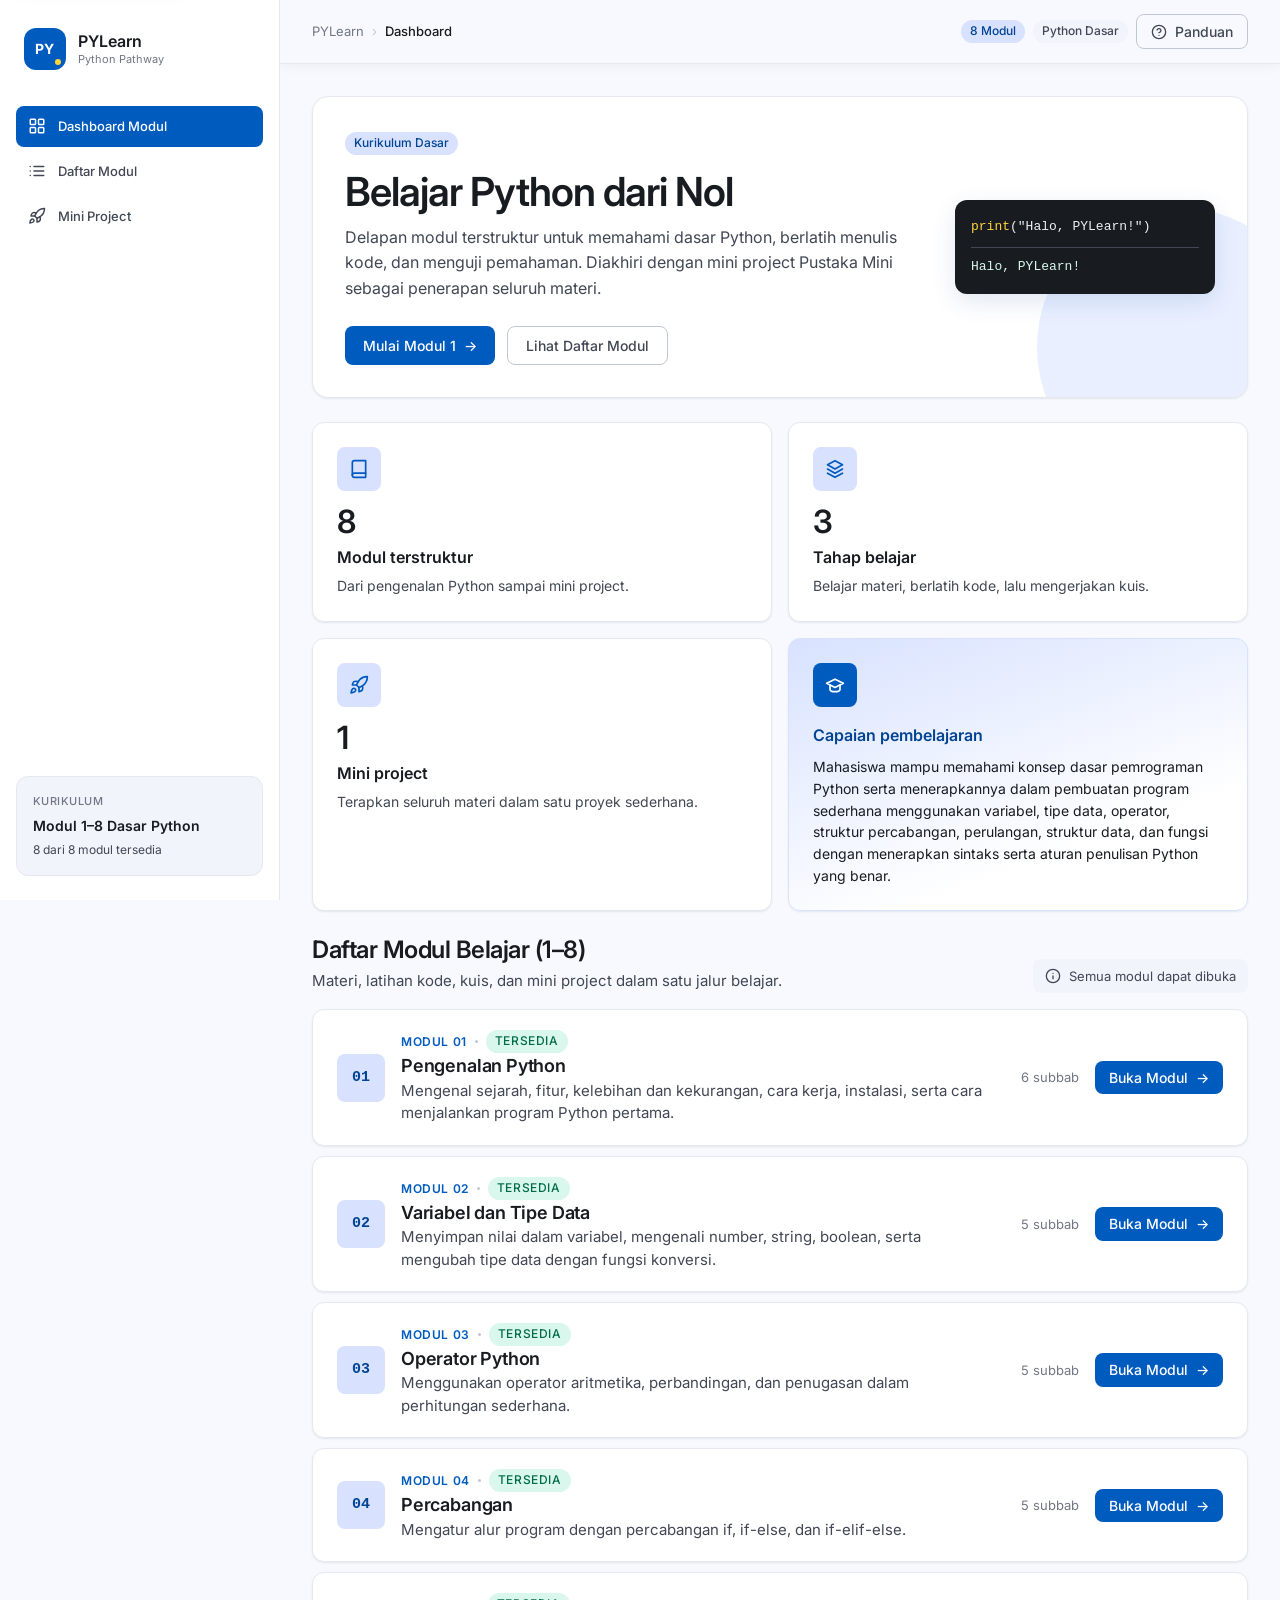
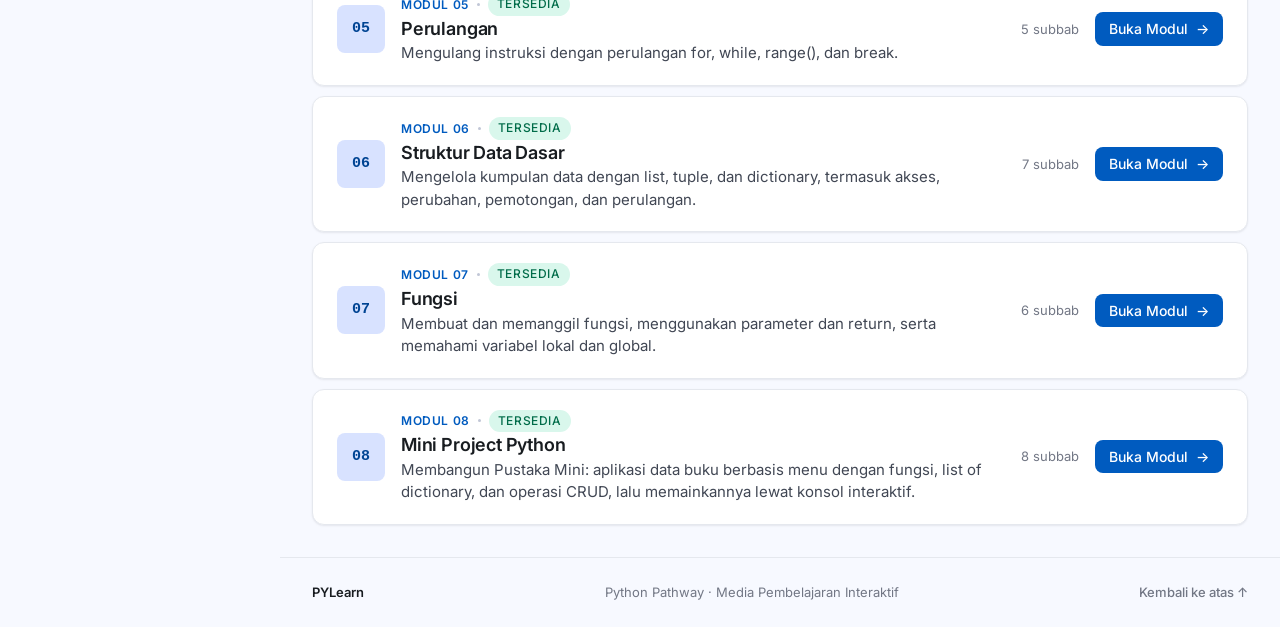
<file: index.html>
<!DOCTYPE html>
<html lang="id">
<head>
  <meta charset="UTF-8">
  <meta name="viewport" content="width=device-width, initial-scale=1">

  <title>PYLearn — Belajar Python dari Nol</title>
  <meta name="description"
        content="Multimedia pembelajaran Python untuk mahasiswa semester awal: materi, latihan kode, kuis, dan mini project.">
  <meta name="theme-color" content="#005bbf">

  <meta property="og:type" content="website">
  <meta property="og:locale" content="id_ID">
  <meta property="og:site_name" content="PYLearn">
  <meta property="og:title" content="PYLearn — Belajar Python dari Nol">
  <meta property="og:description"
        content="Delapan modul terstruktur untuk memahami dasar Python, berlatih menulis kode, dan menguji pemahaman.">

  <link rel="icon" href="favicon.svg" type="image/svg+xml">

  <link rel="preconnect" href="https://fonts.googleapis.com">
  <link rel="preconnect" href="https://fonts.gstatic.com" crossorigin>
  <link href="https://fonts.googleapis.com/css2?family=Inter:wght@400;500;600;700&display=swap"
        rel="stylesheet">

  <link rel="stylesheet" href="css/variables.css">
  <link rel="stylesheet" href="css/base.css">
  <link rel="stylesheet" href="css/components.css">
</head>
<body id="atas">

  <!-- Tautan lompat; hanya tampil saat fokus keyboard. -->
  <a class="lewati-konten" href="#konten">Lewati ke konten utama</a>

  <!-- ==================== SIDEBAR ==================== -->
  <aside class="sidebar" id="sidebar" aria-label="Navigasi utama">
    <a class="merek" href="index.html" aria-label="PYLearn, kembali ke dashboard">
      <span class="merek__ikon" aria-hidden="true">PY</span>
      <span class="merek__teks">
        <strong>PYLearn</strong>
        <span>Python Pathway</span>
      </span>
    </a>

    <nav class="navigasi-utama" aria-label="Navigasi halaman">
      <span class="navigasi-utama__penanda" aria-hidden="true"></span>

      <a class="navigasi-utama__tautan navigasi-utama__tautan--aktif"
         href="#dashboard"
         data-bagian="dashboard"
         aria-current="location">
        <svg class="navigasi-utama__ikon" viewBox="0 0 24 24" fill="none"
             stroke="currentColor" stroke-width="2" stroke-linecap="round"
             stroke-linejoin="round" aria-hidden="true">
          <rect x="3" y="3" width="7" height="7" rx="1"></rect>
          <rect x="14" y="3" width="7" height="7" rx="1"></rect>
          <rect x="3" y="14" width="7" height="7" rx="1"></rect>
          <rect x="14" y="14" width="7" height="7" rx="1"></rect>
        </svg>
        Dashboard Modul
      </a>

      <a class="navigasi-utama__tautan"
         href="#daftar-modul"
         data-bagian="daftar-modul">
        <svg class="navigasi-utama__ikon" viewBox="0 0 24 24" fill="none"
             stroke="currentColor" stroke-width="2" stroke-linecap="round"
             stroke-linejoin="round" aria-hidden="true">
          <path d="M8 6h13"></path>
          <path d="M8 12h13"></path>
          <path d="M8 18h13"></path>
          <path d="M3 6h.01"></path>
          <path d="M3 12h.01"></path>
          <path d="M3 18h.01"></path>
        </svg>
        Daftar Modul
      </a>

      <a class="navigasi-utama__tautan" href="modul.html?id=8">
        <svg class="navigasi-utama__ikon" viewBox="0 0 24 24" fill="none"
             stroke="currentColor" stroke-width="2" stroke-linecap="round"
             stroke-linejoin="round" aria-hidden="true">
          <path d="M4.5 16.5c-1.5 1.26-2 5-2 5s3.74-.5 5-2c.71-.84.7-2.13-.09-2.91a2.18 2.18 0 0 0-2.91-.09z"></path>
          <path d="m12 15-3-3a22 22 0 0 1 2-3.95A12.88 12.88 0 0 1 22 2c0 2.72-.78 7.5-6 11a22.35 22.35 0 0 1-4 2z"></path>
          <path d="M9 12H4s.55-3.03 2-4c1.62-1.08 5 0 5 0"></path>
          <path d="M12 15v5s3.03-.55 4-2c1.08-1.62 0-5 0-5"></path>
        </svg>
        Mini Project
      </a>
    </nav>

    <div class="sidebar__kartu">
      <p class="sidebar__kartu-label">Kurikulum</p>
      <p class="sidebar__kartu-judul">Modul 1–8 Dasar Python</p>
      <p class="sidebar__kartu-teks">
        <span id="jumlah-tersedia">8</span> dari 8 modul tersedia
      </p>
    </div>
  </aside>

  <div class="bingkai-utama">
    <!-- ==================== TOPBAR ==================== -->
    <header class="topbar">
      <button class="tombol-menu" id="tombol-menu" type="button"
              aria-controls="sidebar" aria-expanded="false"
              aria-label="Buka navigasi">
        <svg viewBox="0 0 24 24" width="20" height="20" fill="none"
             stroke="currentColor" stroke-width="2" stroke-linecap="round"
             aria-hidden="true">
          <path d="M4 6h16"></path>
          <path d="M4 12h16"></path>
          <path d="M4 18h16"></path>
        </svg>
      </button>

      <nav class="remah" aria-label="Remah roti">
        <span class="remah__kelas">PYLearn</span>
        <span class="remah__pemisah" aria-hidden="true">›</span>
        <span class="remah__aktif">Dashboard</span>
      </nav>

      <div class="topbar__kanan">
        <span class="lencana lencana--biru">8 Modul</span>
        <span class="lencana">Python Dasar</span>
        <button class="tombol tombol--garis tombol--kecil tombol-panduan"
                id="tombol-panduan" type="button" aria-haspopup="dialog"
                aria-controls="dialog-panduan">
          <svg viewBox="0 0 24 24" width="16" height="16" fill="none"
               stroke="currentColor" stroke-width="2" stroke-linecap="round"
               stroke-linejoin="round" aria-hidden="true">
            <circle cx="12" cy="12" r="10"></circle>
            <path d="M9.09 9a3 3 0 0 1 5.83 1c0 2-3 3-3 3"></path>
            <path d="M12 17h.01"></path>
          </svg>
          Panduan
        </button>
      </div>
    </header>

    <!-- ==================== KONTEN DASHBOARD ==================== -->
    <main class="konten-utama" id="konten" tabindex="-1">

      <!-- Banner utama dan ajakan mulai belajar. -->
      <section class="banner" id="dashboard" aria-labelledby="judul-banner">
        <div class="banner__isi">
          <span class="lencana lencana--biru">Kurikulum Dasar</span>
          <h1 class="banner__judul" id="judul-banner">
            Belajar Python dari Nol
          </h1>
          <p class="banner__teks">
            Delapan modul terstruktur untuk memahami dasar Python, berlatih
            menulis kode, dan menguji pemahaman. Diakhiri dengan mini project
            Pustaka Mini sebagai penerapan seluruh materi.
          </p>
          <div class="banner__aksi">
            <a class="tombol" href="modul.html?id=1">
              Mulai Modul 1
              <span aria-hidden="true">→</span>
            </a>
            <a class="tombol tombol--garis" href="#daftar-modul">
              Lihat Daftar Modul
            </a>
          </div>
        </div>

        <div class="banner__kode" aria-hidden="true">
          <span class="banner__kode-baris">
            <span class="banner__kode-kata">print</span>("Halo, PYLearn!")
          </span>
          <span class="banner__kode-hasil">Halo, PYLearn!</span>
        </div>
      </section>

      <!-- Ringkasan angka kurikulum; isinya statis. -->
      <section class="ringkasan" aria-label="Ringkasan kurikulum dan capaian pembelajaran">
        <article class="kartu-ringkasan">
          <span class="kartu-ringkasan__ikon" aria-hidden="true">
            <svg viewBox="0 0 24 24" width="20" height="20" fill="none"
                 stroke="currentColor" stroke-width="2" stroke-linecap="round"
                 stroke-linejoin="round">
              <path d="M4 19.5A2.5 2.5 0 0 1 6.5 17H20"></path>
              <path d="M6.5 2H20v20H6.5A2.5 2.5 0 0 1 4 19.5v-15A2.5 2.5 0 0 1 6.5 2z"></path>
            </svg>
          </span>
          <span class="kartu-ringkasan__nilai">8</span>
          <span class="kartu-ringkasan__label">Modul terstruktur</span>
          <p class="kartu-ringkasan__teks">
            Dari pengenalan Python sampai mini project.
          </p>
        </article>

        <article class="kartu-ringkasan">
          <span class="kartu-ringkasan__ikon" aria-hidden="true">
            <svg viewBox="0 0 24 24" width="20" height="20" fill="none"
                 stroke="currentColor" stroke-width="2" stroke-linecap="round"
                 stroke-linejoin="round">
              <path d="m12 2 9 5-9 5-9-5 9-5z"></path>
              <path d="m3 12 9 5 9-5"></path>
              <path d="m3 17 9 5 9-5"></path>
            </svg>
          </span>
          <span class="kartu-ringkasan__nilai">3</span>
          <span class="kartu-ringkasan__label">Tahap belajar</span>
          <p class="kartu-ringkasan__teks">
            Belajar materi, berlatih kode, lalu mengerjakan kuis.
          </p>
        </article>

        <article class="kartu-ringkasan">
          <span class="kartu-ringkasan__ikon" aria-hidden="true">
            <svg viewBox="0 0 24 24" width="20" height="20" fill="none"
                 stroke="currentColor" stroke-width="2" stroke-linecap="round"
                 stroke-linejoin="round">
              <path d="M4.5 16.5c-1.5 1.26-2 5-2 5s3.74-.5 5-2c.71-.84.7-2.13-.09-2.91a2.18 2.18 0 0 0-2.91-.09z"></path>
              <path d="m12 15-3-3a22 22 0 0 1 2-3.95A12.88 12.88 0 0 1 22 2c0 2.72-.78 7.5-6 11a22.35 22.35 0 0 1-4 2z"></path>
              <path d="M9 12H4s.55-3.03 2-4c1.62-1.08 5 0 5 0"></path>
              <path d="M12 15v5s3.03-.55 4-2c1.08-1.62 0-5 0-5"></path>
            </svg>
          </span>
          <span class="kartu-ringkasan__nilai">1</span>
          <span class="kartu-ringkasan__label">Mini project</span>
          <p class="kartu-ringkasan__teks">
            Terapkan seluruh materi dalam satu proyek sederhana.
          </p>
        </article>

        <!-- Capaian pembelajaran seluruh modul; isinya statis. -->
        <article class="kartu-ringkasan kartu-ringkasan--capaian">
          <span class="kartu-ringkasan__ikon" aria-hidden="true">
            <svg viewBox="0 0 24 24" width="20" height="20" fill="none"
                 stroke="currentColor" stroke-width="2" stroke-linecap="round"
                 stroke-linejoin="round">
              <path d="M22 10 12 5 2 10l10 5 10-5z"></path>
              <path d="M6 12v5c0 1.66 2.69 3 6 3s6-1.34 6-3v-5"></path>
            </svg>
          </span>
          <span class="kartu-ringkasan__label">Capaian pembelajaran</span>
          <p class="kartu-ringkasan__teks">
            Mahasiswa mampu memahami konsep dasar pemrograman Python serta
            menerapkannya dalam pembuatan program sederhana menggunakan
            variabel, tipe data, operator, struktur percabangan, perulangan,
            struktur data, dan fungsi dengan menerapkan sintaks serta aturan
            penulisan Python yang benar.
          </p>
        </article>
      </section>

      <!-- Daftar modul dirender oleh js/pages/dashboard.js. -->
      <section class="bagian-modul" id="daftar-modul"
               aria-labelledby="judul-daftar-modul">
        <div class="bagian-modul__kepala">
          <div>
            <h2 class="bagian-modul__judul" id="judul-daftar-modul">
              Daftar Modul Belajar (1–8)
            </h2>
            <p class="bagian-modul__teks">
              Materi, latihan kode, kuis, dan mini project dalam satu jalur
              belajar.
            </p>
          </div>
          <span class="bagian-modul__catatan">
            <svg viewBox="0 0 24 24" width="16" height="16" fill="none"
                 stroke="currentColor" stroke-width="2" stroke-linecap="round"
                 stroke-linejoin="round" aria-hidden="true">
              <circle cx="12" cy="12" r="10"></circle>
              <path d="M12 16v-4"></path>
              <path d="M12 8h.01"></path>
            </svg>
            Semua modul dapat dibuka
          </span>
        </div>

        <p class="status-modul" id="status-modul" role="status">
          Memuat daftar modul…
        </p>
        <div class="daftar-modul" id="wadah-modul"></div>
      </section>

    </main>

    <!-- ==================== FOOTER ==================== -->
    <footer class="footer">
      <p class="footer__merek">PYLearn</p>
      <p class="footer__tagline">Python Pathway · Media Pembelajaran Interaktif</p>
      <a class="footer__atas" href="#atas">Kembali ke atas ↑</a>
    </footer>
  </div>

  <!-- Tirai gelap saat drawer mobile terbuka. -->
  <div class="tirai" id="tirai" hidden></div>

  <!-- Dialog panduan; isinya diisi js/features/panduan.js. -->
  <dialog class="panduan" id="dialog-panduan"
          aria-labelledby="judul-panduan">
    <div class="panduan__kepala">
      <div>
        <p class="panduan__eyebrow">Bantuan</p>
        <h2 class="panduan__judul" id="judul-panduan">Panduan penggunaan</h2>
      </div>
      <button class="panduan__tutup" type="button" data-tutup-panduan
              aria-label="Tutup panduan">
        <span aria-hidden="true">×</span>
      </button>
    </div>
    <div class="panduan__isi" data-wadah-panduan>
      <p class="panduan__status">Memuat panduan…</p>
    </div>
  </dialog>

  <!-- Skrip halaman dimuat sebagai ES module. -->
  <script type="module" src="js/pages/dashboard.js"></script>
</body>
</html>
</file>
<file: css/variables.css>
/* ============================================================
   TOKEN DESAIN
   ------------------------------------------------------------
   Semua warna, radius, bayangan, dan jarak untuk seluruh halaman.
   Komponen hanya boleh memakai variabel di sini; nilai hex baru
   ditambahkan di berkas ini, bukan di components.css.
   ============================================================ */

:root {
  /* Warna utama */
  --warna-utama: #005bbf;
  --warna-utama-gelap: #004493;
  --warna-utama-lembut: #d8e2ff;
  --warna-sekunder: #4648d4;
  --warna-sekunder-lembut: #e1e0ff;
  --warna-aksen: #ffd43b;

  /* Warna status */
  --warna-sukses: #006c49;
  --warna-sukses-lembut: #d9f7ec;
  --warna-bahaya: #ba1a1a;
  --warna-bahaya-lembut: #ffdad6;

  /* Warna netral */
  --warna-putih: #ffffff;
  --warna-latar: #f7f9ff;
  --warna-kartu: #ffffff;
  --warna-latar-lembut: #f1f4fa;
  --warna-latar-lembut-2: #ebeef4;
  --warna-garis: #c1c6d6;
  --warna-garis-lembut: #e5e8ee;
  --warna-teks: #181c20;
  --warna-teks-redup: #414754;
  --warna-teks-samar: #727785;

  /* Warna kode */
  --latar-kode: #181c20;
  --teks-kode: #eef1f7;
  --teks-kode-redup: #b9c0cc;
  --teks-kode-samar: #aab2c0;
  --warna-kode-aksen: #ffd43b;

  /* Radius */
  --radius-kecil: 8px;
  --radius-sedang: 12px;
  --radius-besar: 16px;
  --radius-pil: 9999px;

  /* Bayangan */
  --bayangan-kartu:
    0 1px 2px rgba(24, 28, 32, 0.05),
    0 1px 3px rgba(24, 28, 32, 0.04);
  --bayangan-naik: 0 8px 24px rgba(0, 68, 147, 0.12);
  --bayangan-tombol: 0 6px 16px rgba(0, 68, 147, 0.14);
  --bayangan-topbar: 0 1px 12px rgba(24, 28, 32, 0.06);
  --tirai: rgba(24, 28, 32, 0.45);

  /* Latar topbar semi-transparan agar konten samar terlihat di baliknya. */
  --latar-topbar: color-mix(in srgb, var(--warna-latar) 88%, transparent);

  /* Jarak */
  --jarak-1: 4px;
  --jarak-2: 8px;
  --jarak-3: 12px;
  --jarak-4: 16px;
  --jarak-5: 24px;
  --jarak-6: 32px;
  --jarak-7: 48px;

  /* Tata letak */
  --lebar-sidebar: 280px;
  /* Konten memenuhi lebar layar agar tidak ada sisa ruang di kiri
     dan kanan kartu; batas atas ditangani oleh padding tepi. */
  --lebar-konten: 100%;
  /* Jarak tepi konten yang menyesuaikan lebar layar. */
  --pad-konten: clamp(20px, 2.5vw, 40px);
}
</file>
<file: css/base.css>
/* ============================================================
   DASAR HALAMAN
   ------------------------------------------------------------
   Reset ringan, tipografi, dan perilaku dasar elemen. Warna dan
   jarak diambil dari css/variables.css agar tidak ada nilai
   hardcoded di komponen.
   ============================================================ */

*,
*::before,
*::after {
  box-sizing: border-box;
}

html {
  scroll-behavior: smooth;
}

body {
  margin: 0;
  min-height: 100vh;
  background: var(--warna-latar);
  color: var(--warna-teks);
  font-family: "Inter", "Segoe UI", Arial, sans-serif;
  font-size: 16px;
  line-height: 1.6;
  -webkit-font-smoothing: antialiased;
}

h1,
h2,
h3,
h4 {
  margin: 0;
  color: var(--warna-teks);
  font-weight: 600;
  line-height: 1.25;
  letter-spacing: -0.01em;
}

p {
  margin: 0;
}

a {
  color: var(--warna-utama);
  text-decoration: none;
}

a:hover {
  color: var(--warna-utama-gelap);
}

button,
input,
textarea,
select {
  font: inherit;
}

button {
  cursor: pointer;
}

img,
svg {
  display: block;
  max-width: 100%;
}

:focus-visible {
  outline: 2px solid var(--warna-utama);
  outline-offset: 2px;
}

[hidden] {
  display: none !important;
}

body.tanpa-gulir {
  overflow: hidden;
}

@media (prefers-reduced-motion: reduce) {
  *,
  *::before,
  *::after {
    scroll-behavior: auto !important;
    transition: none !important;
    animation: none !important;
  }
}
</file>
<file: css/components.css>
/* ============================================================
   KOMPONEN UI PYLearn
   ------------------------------------------------------------
   Daftar isi:
   01. Komponen umum (tombol, lencana, kartu)
   02. Sidebar dan navigasi utama
   03. Bingkai utama, topbar, dan konten
   04. Banner dashboard
   05. Kartu ringkasan
   06. Daftar modul
   07. Footer dan tirai
   08. Editor dan output
   09. Responsif dasar
   10. Halaman modul
   11. Transisi halaman dan media
   12. Kuis
   ------------------------------------------------------------
   Semua warna diambil dari css/variables.css. Bagian yang
   memakai breakpoint diberi catatan pada masing-masing media query.
   ============================================================ */

/* ============================================================
   KOMPONEN UMUM
   ============================================================ */

.tombol {
  display: inline-flex;
  align-items: center;
  justify-content: center;
  gap: var(--jarak-2);
  padding: 10px 18px;
  border: 0;
  border-radius: var(--radius-kecil);
  background: var(--warna-utama);
  color: var(--warna-putih);
  font-size: 14px;
  font-weight: 500;
  line-height: 1.25;
  text-align: center;
  transition: background 0.18s ease, transform 0.18s ease;
}

.tombol:hover {
  background: var(--warna-utama-gelap);
  color: var(--warna-putih);
}

.tombol:active {
  transform: scale(0.99);
}

.tombol:disabled {
  opacity: 0.55;
  cursor: not-allowed;
}

.tombol--garis {
  border: 1px solid var(--warna-garis);
  background: transparent;
  color: var(--warna-teks-redup);
}

.tombol--garis:hover {
  border-color: var(--warna-utama);
  background: var(--warna-latar-lembut);
  color: var(--warna-utama);
}

.tombol--kecil {
  padding: 8px 14px;
  font-size: 14px;
}

.tombol--nonaktif {
  background: var(--warna-latar-lembut-2);
  color: var(--warna-teks-samar);
  cursor: not-allowed;
}

.tombol--nonaktif:hover {
  background: var(--warna-latar-lembut-2);
  color: var(--warna-teks-samar);
}

.tombol-stop {
  background: var(--warna-bahaya);
}

.tombol-stop:hover {
  background: var(--warna-bahaya);
}

.lencana {
  display: inline-flex;
  align-items: center;
  gap: var(--jarak-1);
  padding: 3px 9px;
  border-radius: var(--radius-pil);
  background: var(--warna-latar-lembut);
  color: var(--warna-teks-redup);
  font-size: 12px;
  font-weight: 500;
  line-height: 1.4;
  white-space: nowrap;
}

.lencana--biru {
  background: var(--warna-utama-lembut);
  color: var(--warna-utama-gelap);
}

.lencana--tersedia {
  background: var(--warna-sukses-lembut);
  color: var(--warna-sukses);
}

.lencana--bahaya {
  background: var(--warna-bahaya-lembut);
  color: var(--warna-bahaya);
}

.lencana--segera {
  background: var(--warna-latar-lembut-2);
  color: var(--warna-teks-samar);
}

/* ============================================================
   SIDEBAR
   ============================================================ */

.sidebar {
  position: fixed;
  inset: 0 auto 0 0;
  z-index: 40;
  display: flex;
  flex-direction: column;
  width: var(--lebar-sidebar);
  padding: var(--jarak-5) var(--jarak-4);
  border-right: 1px solid var(--warna-garis-lembut);
  background: var(--warna-kartu);
  overflow-y: auto;
}

.merek {
  display: flex;
  align-items: center;
  gap: var(--jarak-3);
  padding: var(--jarak-1) var(--jarak-2);
  color: var(--warna-teks);
}

.merek:hover {
  color: var(--warna-teks);
}

.merek__ikon {
  position: relative;
  display: grid;
  place-items: center;
  width: 42px;
  height: 42px;
  border-radius: var(--radius-sedang);
  background: var(--warna-utama);
  color: var(--warna-putih);
  font-size: 14px;
  font-weight: 700;
  letter-spacing: 0.02em;
}

.merek__ikon::after {
  content: "";
  position: absolute;
  right: 5px;
  bottom: 5px;
  width: 6px;
  height: 6px;
  border-radius: 50%;
  background: var(--warna-aksen);
}

.merek__teks {
  display: flex;
  flex-direction: column;
  line-height: 1.3;
}

.merek__teks strong {
  font-size: 16px;
  font-weight: 600;
}

.merek__teks span {
  color: var(--warna-teks-samar);
  font-size: 11px;
}

.navigasi-utama {
  position: relative;
  display: flex;
  flex-direction: column;
  gap: var(--jarak-1);
  margin-top: var(--jarak-6);
}

/* Penanda biru yang bergeser mengikuti menu aktif. */
.navigasi-utama__penanda {
  position: absolute;
  top: 0;
  right: 0;
  left: 0;
  z-index: 0;
  height: 36px;
  border-radius: var(--radius-kecil);
  background: var(--warna-utama);
  opacity: 0;
  pointer-events: none;
  will-change: transform;
  transition:
    transform 0.35s cubic-bezier(0.22, 1, 0.36, 1),
    height 0.35s cubic-bezier(0.22, 1, 0.36, 1);
}
/* Penanda baru ditampilkan setelah posisinya dihitung JavaScript. */
.navigasi-utama--siap .navigasi-utama__penanda {
  opacity: 1;
}

.navigasi-utama__tautan {
  position: relative;
  z-index: 1;
  display: flex;
  align-items: center;
  gap: var(--jarak-3);
  padding: 10px var(--jarak-3);
  border-radius: var(--radius-kecil);
  background: transparent;
  color: var(--warna-teks-redup);
  font-size: 13px;
  font-weight: 500;
  transition: background-color 0.25s ease, color 0.25s ease;
}

.navigasi-utama__tautan:hover {
  background: var(--warna-latar-lembut);
  color: var(--warna-teks);
}

.navigasi-utama__tautan--aktif,
.navigasi-utama__tautan--aktif:hover {
  background: var(--warna-utama);
  color: var(--warna-putih);
}

.navigasi-utama--siap .navigasi-utama__tautan--aktif,
.navigasi-utama--siap .navigasi-utama__tautan--aktif:hover {
  background: transparent;
}

.navigasi-utama__ikon {
  width: 18px;
  height: 18px;
  flex: 0 0 auto;
}

.sidebar__kartu {
  margin-top: auto;
  padding: var(--jarak-4);
  border: 1px solid var(--warna-garis-lembut);
  border-radius: var(--radius-sedang);
  background: var(--warna-latar-lembut);
}

.sidebar__kartu-label {
  color: var(--warna-teks-samar);
  font-size: 11px;
  font-weight: 500;
  letter-spacing: 0.04em;
  text-transform: uppercase;
}

.sidebar__kartu-judul {
  margin-top: var(--jarak-1);
  font-size: 14px;
  font-weight: 600;
}

.sidebar__kartu-teks {
  margin-top: var(--jarak-1);
  color: var(--warna-teks-redup);
  font-size: 12px;
  line-height: 1.5;
}

/* ============================================================
   BINGKAI UTAMA, TOPBAR, DAN KONTEN
   ============================================================ */

.bingkai-utama {
  display: flex;
  flex-direction: column;
  min-height: 100vh;
  margin-left: var(--lebar-sidebar);
}

.topbar {
  position: sticky;
  top: 0;
  z-index: 20;
  display: flex;
  align-items: center;
  gap: var(--jarak-4);
  min-height: 64px;
  padding: 0 var(--pad-konten);
  border-bottom: 1px solid var(--warna-garis-lembut);
  background: var(--warna-latar);
  box-shadow: var(--bayangan-topbar);
}

/* Efek kaca hanya bila peramban mendukung backdrop-filter. */
@supports (backdrop-filter: blur(8px)) {
  .topbar {
    background: var(--latar-topbar);
    backdrop-filter: blur(8px);
  }
}

.tombol-menu {
  display: none;
  align-items: center;
  justify-content: center;
  width: 40px;
  height: 40px;
  border: 1px solid var(--warna-garis);
  border-radius: var(--radius-kecil);
  background: var(--warna-kartu);
  color: var(--warna-teks);
}

.remah {
  display: flex;
  align-items: center;
  gap: var(--jarak-2);
  color: var(--warna-teks-samar);
  font-size: 13px;
}

.remah__pemisah {
  color: var(--warna-garis);
}

.remah__aktif {
  color: var(--warna-teks);
  font-weight: 500;
}

.topbar__kanan {
  display: flex;
  align-items: center;
  gap: var(--jarak-2);
  margin-left: auto;
}

.konten-utama {
  display: flex;
  flex-direction: column;
  gap: var(--jarak-5);
  width: 100%;
  max-width: var(--lebar-konten);
  margin: 0 auto;
  padding: var(--pad-konten);
}

/* ============================================================
   BANNER
   ============================================================ */

.banner {
  position: relative;
  display: flex;
  align-items: center;
  justify-content: space-between;
  gap: var(--jarak-6);
  padding: var(--jarak-6);
  border: 1px solid var(--warna-garis-lembut);
  border-radius: var(--radius-besar);
  background: var(--warna-kartu);
  box-shadow: var(--bayangan-kartu);
  overflow: hidden;
}

.banner::after {
  content: "";
  position: absolute;
  right: -70px;
  bottom: -90px;
  width: 280px;
  height: 280px;
  border-radius: 50%;
  background: var(--warna-utama-lembut);
  opacity: 0.55;
  pointer-events: none;
}

.banner__isi {
  position: relative;
  z-index: 1;
  max-width: 640px;
}

.banner__judul {
  margin-top: var(--jarak-3);
  font-size: clamp(28px, 4vw, 40px);
  letter-spacing: -0.025em;
}

.banner__teks {
  margin-top: var(--jarak-2);
  max-width: 58ch;
  color: var(--warna-teks-redup);
  font-size: 16px;
}

.banner__aksi {
  display: flex;
  flex-wrap: wrap;
  gap: var(--jarak-3);
  margin-top: var(--jarak-5);
}

.banner__kode {
  position: relative;
  z-index: 1;
  flex: 0 0 auto;
  min-width: 260px;
  padding: var(--jarak-4);
  border-radius: var(--radius-sedang);
  background: var(--latar-kode);
  color: var(--teks-kode);
  font-family: Consolas, "Cascadia Code", "Courier New", monospace;
  font-size: 13px;
  line-height: 1.7;
  box-shadow: var(--bayangan-naik);
}

.banner__kode-baris {
  display: block;
}

.banner__kode-kata {
  color: var(--warna-kode-aksen);
}

.banner__kode-hasil {
  display: block;
  margin-top: var(--jarak-2);
  padding-top: var(--jarak-2);
  border-top: 1px solid var(--warna-teks-redup);
  color: var(--warna-sukses-lembut);
}

/* ============================================================
   KARTU RINGKASAN
   ============================================================ */

.ringkasan {
  display: grid;
  grid-template-columns: repeat(3, minmax(0, 1fr)) minmax(0, 1.6fr);
  gap: var(--jarak-4);
}

.kartu-ringkasan {
  display: flex;
  flex-direction: column;
  gap: var(--jarak-1);
  padding: var(--jarak-5);
  border: 1px solid var(--warna-garis-lembut);
  border-radius: var(--radius-sedang);
  background: var(--warna-kartu);
  box-shadow: var(--bayangan-kartu);
}

.kartu-ringkasan__ikon {
  display: grid;
  place-items: center;
  width: 44px;
  height: 44px;
  margin-bottom: var(--jarak-2);
  border-radius: var(--radius-kecil);
  background: var(--warna-utama-lembut);
  color: var(--warna-utama);
}

.kartu-ringkasan__nilai {
  font-size: 32px;
  font-weight: 600;
  letter-spacing: -0.02em;
  line-height: 1.2;
}

.kartu-ringkasan__label {
  font-size: 16px;
  font-weight: 600;
}

.kartu-ringkasan__teks {
  color: var(--warna-teks-redup);
  font-size: 14px;
  line-height: 1.55;
}

/* Kartu capaian pembelajaran: lebih lebar dan menjadi penekanan. */
.kartu-ringkasan--capaian {
  justify-content: flex-start;
  gap: var(--jarak-2);
  border-color: var(--warna-utama-lembut);
  background: linear-gradient(160deg, var(--warna-utama-lembut), var(--warna-kartu) 72%);
}

.kartu-ringkasan--capaian .kartu-ringkasan__ikon {
  background: var(--warna-utama);
  color: var(--warna-putih);
}

.kartu-ringkasan--capaian .kartu-ringkasan__label {
  color: var(--warna-utama-gelap);
}

.kartu-ringkasan--capaian .kartu-ringkasan__teks {
  color: var(--warna-teks);
}

/* ============================================================
   DAFTAR MODUL
   ============================================================ */

.bagian-modul {
  display: flex;
  flex-direction: column;
  gap: var(--jarak-4);
  scroll-margin-top: 84px;
}

#dashboard {
  scroll-margin-top: 84px;
}

.bagian-modul__kepala {
  display: flex;
  align-items: flex-end;
  justify-content: space-between;
  gap: var(--jarak-4);
  flex-wrap: wrap;
}

.bagian-modul__judul {
  font-size: 24px;
  letter-spacing: -0.02em;
}

.bagian-modul__teks {
  margin-top: var(--jarak-1);
  color: var(--warna-teks-redup);
  font-size: 15px;
}

.bagian-modul__catatan {
  display: inline-flex;
  align-items: center;
  gap: var(--jarak-2);
  padding: 7px 12px;
  border-radius: var(--radius-kecil);
  background: var(--warna-latar-lembut);
  color: var(--warna-teks-redup);
  font-size: 13px;
}

.daftar-modul {
  display: flex;
  flex-direction: column;
  gap: 10px;
}

.kartu-modul {
  display: flex;
  align-items: center;
  justify-content: space-between;
  gap: var(--jarak-5);
  padding: 20px 24px;
  border: 1px solid var(--warna-garis-lembut);
  border-radius: var(--radius-sedang);
  background: var(--warna-kartu);
  box-shadow: var(--bayangan-kartu);
  transition: border-color 0.18s ease, box-shadow 0.18s ease;
}

.kartu-modul:not(.kartu-modul--segera):hover {
  border-color: var(--warna-utama-lembut);
  box-shadow: var(--bayangan-naik);
}

.kartu-modul--segera {
  background: var(--warna-latar-lembut);
  box-shadow: none;
}

.kartu-modul__kiri {
  display: flex;
  align-items: center;
  gap: var(--jarak-4);
  min-width: 0;
}

.kartu-modul__nomor {
  display: grid;
  place-items: center;
  width: 48px;
  height: 48px;
  flex: 0 0 auto;
  border-radius: var(--radius-kecil);
  background: var(--warna-utama-lembut);
  color: var(--warna-utama-gelap);
  font-family: Consolas, "Cascadia Code", monospace;
  font-size: 15px;
  font-weight: 600;
}

.kartu-modul--segera .kartu-modul__nomor {
  background: var(--warna-latar-lembut-2);
  color: var(--warna-teks-samar);
}

.kartu-modul__info {
  min-width: 0;
}

.kartu-modul__meta {
  display: flex;
  align-items: center;
  gap: var(--jarak-2);
  color: var(--warna-teks-samar);
  font-size: 12px;
  font-weight: 500;
  letter-spacing: 0.05em;
  text-transform: uppercase;
}

.kartu-modul__meta strong {
  color: var(--warna-utama);
  font-weight: 600;
}

.kartu-modul--segera .kartu-modul__meta strong {
  color: var(--warna-teks-samar);
}

.titik-pemisah {
  width: 3px;
  height: 3px;
  border-radius: 50%;
  background: var(--warna-garis);
}

.kartu-modul__judul {
  margin-top: 2px;
  font-size: 18px;
  letter-spacing: -0.01em;
}

.kartu-modul__deskripsi {
  display: -webkit-box;
  margin-top: 2px;
  overflow: hidden;
  color: var(--warna-teks-redup);
  font-size: 15px;
  line-height: 1.5;
  -webkit-box-orient: vertical;
  -webkit-line-clamp: 2;
}

.kartu-modul__kanan {
  display: flex;
  align-items: center;
  gap: var(--jarak-4);
  flex: 0 0 auto;
}

.kartu-modul__subbab {
  color: var(--warna-teks-samar);
  font-size: 13px;
  white-space: nowrap;
}

.status-modul {
  padding: var(--jarak-5);
  color: var(--warna-teks-redup);
  font-size: 15px;
  text-align: center;
}

.status-modul--gagal {
  border: 1px solid var(--warna-bahaya-lembut);
  border-radius: var(--radius-sedang);
  background: var(--warna-bahaya-lembut);
  color: var(--warna-bahaya);
}

/* ============================================================
   FOOTER DAN TIRAI
   ============================================================ */

/* Tautan lompat: tersembunyi sampai mendapat fokus keyboard. */
.lewati-konten {
  position: fixed;
  top: var(--jarak-3);
  left: var(--jarak-3);
  z-index: 100;
  padding: var(--jarak-2) var(--jarak-4);
  border-radius: var(--radius-kecil);
  background: var(--warna-utama);
  color: var(--warna-putih);
  font-size: 13px;
  font-weight: 500;
  box-shadow: var(--bayangan-naik);
  transform: translateY(-200%);
}

.lewati-konten:focus-visible {
  color: var(--warna-putih);
  transform: translateY(0);
}

/* Sasaran tautan lompat tidak perlu garis fokus; posisi sudah berpindah. */
#konten:focus {
  outline: none;
}

.footer {
  display: flex;
  align-items: center;
  justify-content: space-between;
  gap: var(--jarak-4);
  margin-top: auto;
  padding: var(--jarak-5) var(--pad-konten);
  border-top: 1px solid var(--warna-garis-lembut);
  color: var(--warna-teks-samar);
  font-size: 13px;
}

.footer__merek {
  color: var(--warna-teks);
  font-weight: 600;
}

.footer__atas {
  color: var(--warna-teks-samar);
  font-weight: 500;
  white-space: nowrap;
}

.footer__atas:hover {
  color: var(--warna-utama);
  text-decoration: underline;
}

.tirai {
  position: fixed;
  inset: 0;
  z-index: 35;
  background: var(--tirai);
}

/* ============================================================
   EDITOR DAN OUTPUT (dipakai halaman modul)
   ============================================================ */

.CodeMirror {
  border: 1px solid var(--warna-garis);
  border-radius: var(--radius-kecil);
  height: auto;
  font-size: 15px;
}

.CodeMirror-scroll {
  min-height: 180px;
}

.panel-output {
  min-height: 60px;
  padding: var(--jarak-3);
  border-radius: var(--radius-kecil);
  background: var(--latar-kode);
  color: var(--teks-kode);
  font-family: Consolas, "Cascadia Code", "Courier New", monospace;
  font-size: 14px;
  white-space: pre-wrap;
}

/* ============================================================
   RESPONSIF DASAR
   ------------------------------------------------------------
   1599px: kartu ringkasan disusun dua kolom.
   1024px: sidebar berubah menjadi drawer (dikendalikan sidebar.js).
   820px : grid dua kolom mulai ditumpuk.
   640px : tata letak satu kolom dan tombol melebar.
   ============================================================ */

@media (max-width: 1599px) {
  .ringkasan {
    grid-template-columns: repeat(2, minmax(0, 1fr));
  }
}

@media (max-width: 1024px) {
  .sidebar {
    transform: translateX(-100%);
    transition: transform 0.25s ease;
    box-shadow: var(--bayangan-naik);
  }

  .sidebar--terbuka {
    transform: translateX(0);
  }

  .bingkai-utama {
    margin-left: 0;
  }

  .tombol-menu {
    display: inline-flex;
  }

  .topbar {
    padding: 0 var(--jarak-5);
  }

  .konten-utama {
    padding: var(--jarak-5);
  }

  .footer {
    padding: var(--jarak-5);
  }
}

@media (max-width: 820px) {
  .ringkasan {
    grid-template-columns: repeat(2, minmax(0, 1fr));
  }

  .kartu-modul__deskripsi {
    -webkit-line-clamp: 3;
  }

  .banner {
    flex-direction: column;
    align-items: stretch;
  }

  .banner__isi {
    width: 100%;
    max-width: none;
  }

  .banner__kode {
    width: 100%;
    min-width: 0;
  }
}

@media (max-width: 640px) {
  .topbar {
    gap: var(--jarak-3);
    padding: 0 var(--jarak-4);
  }

  .remah__kelas,
  .topbar__kanan .lencana {
    display: none;
  }

  /* Pemisah ikut disembunyikan agar tidak ada "›" menggantung. */
  .remah__kelas + .remah__pemisah {
    display: none;
  }

  .konten-utama {
    gap: var(--jarak-4);
    padding: var(--jarak-4);
  }

  .banner {
    padding: var(--jarak-5);
  }

  .banner__kode {
    display: none;
  }

  .ringkasan {
    grid-template-columns: 1fr;
  }

  .kartu-ringkasan {
    padding: var(--jarak-4);
  }

  .kartu-modul {
    flex-direction: column;
    align-items: stretch;
    gap: var(--jarak-3);
    padding: var(--jarak-4);
  }

  .kartu-modul__deskripsi {
    -webkit-line-clamp: 2;
  }

  .kartu-modul__kanan {
    justify-content: space-between;
    margin-left: 64px;
  }

  .footer {
    flex-direction: column;
    align-items: flex-start;
    gap: var(--jarak-2);
    padding: var(--jarak-4);
  }
}

/* ============================================================
   HALAMAN MODUL
   ============================================================ */

.remah__kelas {
  color: var(--warna-teks-samar);
}

.remah__kelas:hover {
  color: var(--warna-utama);
}

.teks-samar {
  color: var(--warna-teks-samar);
}

.konten-modul {
  gap: var(--jarak-5);
}

.modul-header {
  display: flex;
  align-items: flex-start;
  justify-content: space-between;
  gap: var(--jarak-5);
  padding: var(--jarak-6);
  border: 1px solid var(--warna-garis-lembut);
  border-radius: var(--radius-besar);
  background: var(--warna-kartu);
  box-shadow: var(--bayangan-kartu);
}

.modul-header__isi {
  min-width: 0;
}

.modul-header__judul {
  margin-top: var(--jarak-3);
  font-size: clamp(26px, 3vw, 34px);
}

.modul-header__teks {
  max-width: 760px;
  margin-top: var(--jarak-2);
  color: var(--warna-teks-redup);
  font-size: 14px;
}

.modul-header__meta {
  display: flex;
  flex-wrap: wrap;
  align-items: center;
  gap: var(--jarak-2);
  margin-top: var(--jarak-4);
  color: var(--warna-teks-samar);
  font-size: 12px;
}

.modul-header__kembali {
  flex: 0 0 auto;
}

/* Bilah tiga tahap */
.tahap-nav {
  display: grid;
  grid-template-columns: repeat(3, minmax(0, 1fr));
  gap: var(--jarak-1);
  padding: var(--jarak-1);
  border: 1px solid var(--warna-garis-lembut);
  border-radius: var(--radius-sedang);
  background: var(--warna-kartu);
  box-shadow: var(--bayangan-kartu);
}

/* Modul tanpa kuis hanya menampilkan dua tahap. */
.tahap-nav--dua {
  grid-template-columns: repeat(2, minmax(0, 1fr));
}

.tahap-nav__tautan {
  display: flex;
  align-items: center;
  justify-content: center;
  gap: var(--jarak-2);
  padding: 10px var(--jarak-3);
  border-radius: var(--radius-kecil);
  color: var(--warna-teks-redup);
  font-size: 13px;
  font-weight: 500;
  transition:
    background-color 0.22s ease,
    color 0.22s ease,
    box-shadow 0.22s ease;
}

.tahap-nav__tautan:hover {
  background: var(--warna-latar-lembut);
  color: var(--warna-teks);
}

.tahap-nav__tautan--aktif,
.tahap-nav__tautan--aktif:hover {
  background: var(--warna-utama);
  color: var(--warna-putih);
  box-shadow: var(--bayangan-kartu);
}

.tahap-nav__nomor {
  display: grid;
  place-items: center;
  width: 22px;
  height: 22px;
  border-radius: var(--radius-pil);
  background: var(--warna-latar-lembut);
  color: var(--warna-teks-redup);
  font-size: 11px;
  font-weight: 600;
}

.tahap-nav__tautan--aktif .tahap-nav__nomor {
  background: rgba(255, 255, 255, 0.2);
  color: var(--warna-putih);
}

.panel-tahap {
  display: flex;
  flex-direction: column;
  gap: var(--jarak-4);
}

/* Tab Teks dan Video */
.tab-media {
  display: inline-flex;
  align-self: flex-start;
  gap: var(--jarak-1);
  padding: var(--jarak-1);
  border: 1px solid var(--warna-garis-lembut);
  border-radius: var(--radius-pil);
  background: var(--warna-kartu);
  box-shadow: var(--bayangan-kartu);
}

.tab-media__tombol {
  display: inline-flex;
  align-items: center;
  justify-content: center;
  gap: var(--jarak-2);
  padding: 7px 14px;
  border: 0;
  border-radius: var(--radius-pil);
  background: transparent;
  color: var(--warna-teks-samar);
  font-size: 12px;
  font-weight: 500;
  transition: background-color 0.2s ease, color 0.2s ease;
}

.tab-media__tombol:hover {
  background: var(--warna-latar-lembut);
  color: var(--warna-teks);
}

.tab-media__tombol--aktif,
.tab-media__tombol--aktif:hover {
  background: var(--warna-utama-lembut);
  color: var(--warna-utama-gelap);
}

.tata-letak-belajar {
  display: grid;
  grid-template-columns: minmax(0, 1fr) 288px;
  gap: var(--jarak-5);
  align-items: start;
}

.materi-utama {
  min-width: 0;
  padding: clamp(20px, 3vw, 36px);
  border: 1px solid var(--warna-garis-lembut);
  border-radius: var(--radius-besar);
  background: var(--warna-kartu);
  box-shadow: var(--bayangan-kartu);
}

.panel-media {
  min-width: 0;
}

.konten-materi {
  color: var(--warna-teks-redup);
  font-size: 14px;
  line-height: 1.75;
}

.konten-materi > :first-child,
.konten-materi > .materi-python > :first-child {
  margin-top: 0;
}

.konten-materi h1 {
  margin-bottom: var(--jarak-2);
  font-size: 1.5rem;
}

.konten-materi h2 {
  margin: var(--jarak-6) 0 var(--jarak-2);
  font-size: 1.25rem;
}

.konten-materi h3 {
  margin: var(--jarak-5) 0 var(--jarak-2);
  font-size: 1.05rem;
}

.konten-materi .materi-python > section:first-of-type > h2 {
  margin-top: 0;
}

.konten-materi p {
  margin: var(--jarak-3) 0;
}

.konten-materi ul,
.konten-materi ol {
  margin: var(--jarak-3) 0;
  padding-left: 1.35rem;
}

.konten-materi li {
  margin: var(--jarak-1) 0;
}

.konten-materi strong {
  color: var(--warna-teks);
  font-weight: 600;
}

.konten-materi code {
  padding: 2px 5px;
  border-radius: 4px;
  background: var(--warna-latar-lembut);
  color: var(--warna-utama-gelap);
  font-family: Consolas, "Cascadia Code", "Courier New", monospace;
  font-size: 0.9em;
}

.konten-materi pre {
  margin: var(--jarak-4) 0;
  padding: var(--jarak-4);
  border-radius: var(--radius-kecil);
  background: var(--latar-kode);
  color: var(--teks-kode);
  overflow-x: auto;
}

.konten-materi pre code {
  padding: 0;
  background: transparent;
  color: inherit;
  font-size: 13px;
  line-height: 1.65;
}

.konten-materi a {
  color: var(--warna-utama);
  text-decoration: underline;
  text-underline-offset: 2px;
}

.konten-materi a:hover {
  color: var(--warna-utama-gelap);
}

.konten-materi table {
  width: 100%;
  margin: var(--jarak-4) 0;
  border: 1px solid var(--warna-garis-lembut);
  border-collapse: collapse;
  font-size: 13px;
  line-height: 1.6;
}

.konten-materi th {
  padding: 10px var(--jarak-3);
  border-bottom: 1px solid var(--warna-garis);
  background: var(--warna-latar-lembut);
  color: var(--warna-teks);
  font-size: 12px;
  font-weight: 600;
  text-align: left;
}

.konten-materi td {
  padding: 10px var(--jarak-3);
  border-top: 1px solid var(--warna-garis-lembut);
  vertical-align: top;
}

.konten-materi tbody tr:first-child td {
  border-top: 0;
}

.tabel-keterkaitan th:nth-child(1) {
  width: 24%;
}

.tabel-keterkaitan th:nth-child(2) {
  width: 30%;
}

@media (max-width: 820px) {
  .konten-materi table {
    font-size: 12px;
  }

  .konten-materi th,
  .konten-materi td {
    padding: 8px 10px;
  }
}

/* Di layar sempit, tabel keterkaitan dibaca sebagai kartu bertumpuk agar
   kolom tidak saling menghimpit. */
@media (max-width: 820px) {
  .tabel-keterkaitan,
  .tabel-keterkaitan tbody,
  .tabel-keterkaitan tr,
  .tabel-keterkaitan td {
    display: block;
    width: 100%;
  }

  .tabel-keterkaitan {
    border: 0;
  }

  .tabel-keterkaitan thead {
    display: none;
  }

  .tabel-keterkaitan tr {
    margin-bottom: var(--jarak-3);
    padding: var(--jarak-3) 0;
    border: 1px solid var(--warna-garis-lembut);
    border-radius: var(--radius-kecil);
  }

  .tabel-keterkaitan td {
    padding: 4px var(--jarak-3);
    border-top: 0;
  }

  .tabel-keterkaitan td::before {
    content: attr(data-label);
    display: block;
    margin-bottom: 2px;
    color: var(--warna-teks-samar);
    font-size: 11px;
    font-weight: 600;
    letter-spacing: 0.04em;
    text-transform: uppercase;
  }
}

.konten-materi [id^="subbab-"] {
  scroll-margin-top: 96px;
}

.status-materi {
  padding: var(--jarak-5);
  color: var(--warna-teks-samar);
  font-size: 13px;
  text-align: center;
}

.status-materi--gagal {
  border: 1px solid var(--warna-bahaya-lembut);
  border-radius: var(--radius-sedang);
  background: var(--warna-bahaya-lembut);
  color: var(--warna-bahaya);
}

/* Video */
.video-materi {
  position: relative;
  aspect-ratio: 16 / 9;
  width: 100%;
  border-radius: var(--radius-sedang);
  background: var(--latar-kode);
  overflow: hidden;
}

.video-materi iframe {
  width: 100%;
  height: 100%;
  border: 0;
}

.video-kosong {
  display: flex;
  flex-direction: column;
  align-items: center;
  justify-content: center;
  gap: var(--jarak-2);
  width: 100%;
  height: 100%;
  padding: var(--jarak-5);
  text-align: center;
}

.video-kosong::before {
  content: "\25B6";
  display: grid;
  place-items: center;
  width: 56px;
  height: 56px;
  padding-left: 4px;
  border: 1px solid rgba(255, 255, 255, 0.25);
  border-radius: var(--radius-pil);
  background: rgba(255, 255, 255, 0.08);
  color: var(--warna-putih);
  font-size: 18px;
}

.video-kosong__judul {
  color: var(--warna-putih);
  font-size: 15px;
  font-weight: 600;
}

.video-kosong__teks {
  max-width: 360px;
  color: var(--teks-kode-redup);
  font-size: 12px;
}

/* Kolom kanan */
.aside-modul {
  position: sticky;
  top: 84px;
  display: flex;
  flex-direction: column;
  gap: var(--jarak-4);
}

.kartu-aside {
  padding: var(--jarak-4);
  border: 1px solid var(--warna-garis-lembut);
  border-radius: var(--radius-sedang);
  background: var(--warna-kartu);
  box-shadow: var(--bayangan-kartu);
}

.kartu-aside__judul {
  color: var(--warna-teks-samar);
  font-size: 11px;
  font-weight: 600;
  letter-spacing: 0.06em;
  text-transform: uppercase;
}

.daftar-subbab,
.daftar-tujuan {
  display: flex;
  flex-direction: column;
  gap: 2px;
  margin: var(--jarak-3) 0 0;
  padding: 0;
  list-style: none;
}

.daftar-subbab__tautan {
  display: block;
  padding: 8px 10px;
  border-left: 2px solid transparent;
  border-radius: 0 var(--radius-kecil) var(--radius-kecil) 0;
  color: var(--warna-teks-redup);
  font-size: 12px;
  line-height: 1.5;
  transition:
    background-color 0.2s ease,
    border-color 0.2s ease,
    color 0.2s ease;
}

.daftar-subbab__tautan:hover {
  background: var(--warna-latar-lembut);
  color: var(--warna-teks);
}

.daftar-subbab__tautan--aktif,
.daftar-subbab__tautan--aktif:hover {
  border-left-color: var(--warna-utama);
  background: var(--warna-utama-lembut);
  color: var(--warna-utama-gelap);
  font-weight: 500;
}

.daftar-tujuan {
  gap: var(--jarak-2);
}

.daftar-tujuan li {
  position: relative;
  padding-left: 16px;
  color: var(--warna-teks-redup);
  font-size: 12px;
  line-height: 1.55;
}

.daftar-tujuan li::before {
  content: "";
  position: absolute;
  top: 0.55em;
  left: 0;
  width: 6px;
  height: 6px;
  border-radius: var(--radius-pil);
  background: var(--warna-utama);
  opacity: 0.6;
}

/* Latihan */
.kartu-latihan {
  padding: var(--jarak-5);
  border: 1px solid var(--warna-garis-lembut);
  border-radius: var(--radius-besar);
  background: var(--warna-kartu);
  box-shadow: var(--bayangan-kartu);
}

.kartu-latihan__kepala {
  display: flex;
  align-items: flex-start;
  justify-content: space-between;
  gap: var(--jarak-4);
  margin-bottom: var(--jarak-5);
}

.kartu-latihan__judul {
  margin-top: var(--jarak-2);
  font-size: 22px;
}

.kartu-latihan__teks {
  max-width: 720px;
  margin-top: var(--jarak-2);
  color: var(--warna-teks-redup);
  font-size: 14px;
  white-space: pre-line;
}

.latihan-target {
  margin-bottom: var(--jarak-4);
  padding: var(--jarak-4);
  border: 1px solid var(--warna-garis-lembut);
  border-radius: var(--radius-sedang);
  background: var(--warna-latar);
}

.latihan-target__kepala {
  display: flex;
  align-items: center;
  justify-content: space-between;
  gap: var(--jarak-3);
  margin-bottom: var(--jarak-2);
}

.latihan-target__kepala h3 {
  font-size: 13px;
}

.latihan-target__kepala .teks-samar {
  font-size: 11px;
}

.latihan-target__kode {
  margin: 0;
  color: var(--warna-teks);
  font-family: Consolas, "Cascadia Code", "Courier New", monospace;
  font-size: 13px;
  line-height: 1.6;
  white-space: pre-wrap;
  overflow-wrap: anywhere;
}

.area-editor {
  border: 1px solid var(--warna-garis);
  border-radius: var(--radius-sedang);
  background: var(--warna-kartu);
  overflow: hidden;
}

.area-editor__kepala {
  display: flex;
  align-items: center;
  justify-content: space-between;
  gap: var(--jarak-3);
  padding: 10px 14px;
  background: var(--latar-kode);
  color: var(--teks-kode);
  font-size: 12px;
}

.area-editor__kepala > span:first-child {
  font-family: Consolas, "Cascadia Code", "Courier New", monospace;
  font-weight: 600;
}

.area-editor__status {
  color: var(--teks-kode-samar);
  font-size: 11px;
}

.area-editor .CodeMirror {
  border: 0;
  border-radius: 0;
  font-size: 14px;
}

.area-editor .CodeMirror-scroll {
  min-height: 220px;
}

.area-editor .CodeMirror-gutters {
  border-right: 1px solid var(--warna-garis-lembut);
  background: var(--warna-latar);
}

.area-editor__aksi {
  display: flex;
  flex-wrap: wrap;
  gap: var(--jarak-2);
  margin-top: var(--jarak-4);
}

.area-output {
  margin-top: var(--jarak-5);
}

.area-output__kepala {
  display: flex;
  align-items: center;
  justify-content: space-between;
  gap: var(--jarak-3);
  margin-bottom: var(--jarak-2);
}

.area-output__kepala h3 {
  font-size: 13px;
}

.area-output__kepala .teks-samar {
  font-size: 11px;
}

.area-output .panel-output {
  min-height: 100px;
  margin: 0;
}

.konsol-input {
  margin-top: var(--jarak-3);
  padding: var(--jarak-3);
  border: 1px solid var(--warna-garis);
  border-left: 4px solid var(--warna-utama);
  border-radius: var(--radius-kecil);
  background: var(--warna-latar-lembut);
}

.konsol-input__label {
  display: flex;
  flex-wrap: wrap;
  align-items: baseline;
  gap: var(--jarak-1);
  color: var(--warna-teks-redup);
  font-size: 12px;
  font-weight: 600;
}

.konsol-input__label code {
  color: var(--warna-teks);
  font-family: Consolas, "Cascadia Code", "Courier New", monospace;
  font-size: 13px;
  font-weight: 500;
  white-space: pre-wrap;
}

.konsol-input__baris {
  display: flex;
  gap: var(--jarak-2);
  margin-top: var(--jarak-2);
}

.konsol-input__field {
  flex: 1;
  min-width: 0;
  padding: 10px var(--jarak-3);
  border: 1px solid var(--warna-garis);
  border-radius: var(--radius-kecil);
  background: var(--warna-kartu);
  color: var(--warna-teks);
  font-family: Consolas, "Cascadia Code", "Courier New", monospace;
  font-size: 14px;
}

.konsol-input__field:focus {
  border-color: var(--warna-utama);
  outline: 2px solid var(--warna-utama-lembut);
  outline-offset: 0;
}

.umpan-balik-latihan {
  margin-top: var(--jarak-5);
  padding: var(--jarak-4);
  border: 1px solid var(--warna-garis-lembut);
  border-left-width: 4px;
  border-radius: var(--radius-sedang);
  background: var(--warna-kartu);
}

.umpan-balik-latihan--benar {
  border-left-color: var(--warna-sukses);
}

.umpan-balik-latihan--salah {
  border-left-color: var(--warna-bahaya);
}

.umpan-balik-latihan__kepala {
  display: flex;
  align-items: center;
  flex-wrap: wrap;
  gap: var(--jarak-2);
}

.umpan-balik-latihan__kepala h3 {
  font-size: 16px;
}

.umpan-balik-latihan__pesan {
  margin-top: var(--jarak-2);
  color: var(--warna-teks-redup);
  font-size: 14px;
  white-space: pre-line;
}

.latihan-petunjuk {
  margin-top: var(--jarak-4);
}

.latihan-petunjuk h4,
.latihan-solusi h4 {
  font-size: 13px;
}

.latihan-petunjuk ul {
  margin: var(--jarak-2) 0 0;
  padding-left: 20px;
  color: var(--warna-teks-redup);
  font-size: 13px;
}

.latihan-petunjuk li + li {
  margin-top: var(--jarak-1);
}

.latihan-solusi {
  margin-top: var(--jarak-4);
}

.latihan-solusi pre {
  margin: var(--jarak-2) 0 0;
  padding: var(--jarak-3);
  border-radius: var(--radius-kecil);
  background: var(--latar-kode);
  color: var(--teks-kode);
  font-family: Consolas, "Cascadia Code", "Courier New", monospace;
  font-size: 13px;
  line-height: 1.6;
  overflow-x: auto;
  white-space: pre;
}

/* Kuis kosong */
.kartu-kosong {
  display: flex;
  flex-direction: column;
  align-items: center;
  gap: var(--jarak-3);
  padding: var(--jarak-7) var(--jarak-5);
  border: 1px solid var(--warna-garis-lembut);
  border-radius: var(--radius-besar);
  background: var(--warna-kartu);
  box-shadow: var(--bayangan-kartu);
  text-align: center;
}

.kartu-kosong__ikon {
  display: grid;
  place-items: center;
  width: 64px;
  height: 64px;
  border-radius: var(--radius-pil);
  background: var(--warna-utama-lembut);
  color: var(--warna-utama);
}

.kartu-kosong__judul {
  font-size: 24px;
}

.kartu-kosong__teks {
  max-width: 520px;
  color: var(--warna-teks-redup);
  font-size: 14px;
}

.kartu-kosong__catatan {
  color: var(--warna-teks-samar);
  font-size: 11px;
}

.kartu-kosong .tombol {
  margin-top: var(--jarak-2);
}

/* Navigasi bawah modul */
.navigasi-modul {
  display: grid;
  grid-template-columns: 1fr auto 1fr;
  align-items: center;
  gap: var(--jarak-3);
  padding-top: var(--jarak-2);
}

.navigasi-modul > :first-child {
  justify-self: start;
}

.navigasi-modul > :nth-child(2) {
  justify-self: center;
}

.navigasi-modul > :last-child {
  justify-self: end;
}

.navigasi-modul__tautan {
  display: inline-flex;
  align-items: center;
  justify-content: center;
  gap: var(--jarak-2);
  padding: 10px 14px;
  border: 1px solid var(--warna-garis-lembut);
  border-radius: var(--radius-kecil);
  background: var(--warna-kartu);
  color: var(--warna-teks-redup);
  font-size: 12px;
  font-weight: 500;
  transition:
    background-color 0.2s ease,
    border-color 0.2s ease,
    color 0.2s ease;
}

.navigasi-modul__tautan:hover {
  border-color: var(--warna-utama);
  background: var(--warna-utama-lembut);
  color: var(--warna-utama-gelap);
}

.navigasi-modul__kosong {
  color: var(--warna-teks-samar);
  font-size: 12px;
}

@media (max-width: 1180px) {
  .tata-letak-belajar {
    grid-template-columns: minmax(0, 1fr) 260px;
    gap: var(--jarak-4);
  }
}

@media (max-width: 1080px) {
  .tata-letak-belajar {
    grid-template-columns: 1fr;
  }

  .aside-modul {
    position: static;
    display: grid;
    grid-template-columns: repeat(2, minmax(0, 1fr));
  }
}

@media (max-width: 820px) {
  .modul-header {
    flex-direction: column;
  }

  .modul-header__kembali {
    align-self: flex-start;
  }

  .kartu-latihan__kepala {
    flex-direction: column;
  }

  .tab-media {
    align-self: stretch;
  }

  .tab-media__tombol {
    flex: 1;
  }
}

@media (max-width: 640px) {
  .modul-header {
    padding: var(--jarak-5);
  }

  .modul-header__judul {
    font-size: 24px;
  }

  .tahap-nav__tautan {
    padding: 9px var(--jarak-2);
    font-size: 12px;
  }

  .materi-utama {
    padding: var(--jarak-4);
  }

  .aside-modul {
    grid-template-columns: 1fr;
  }

  .kartu-latihan {
    padding: var(--jarak-4);
  }

  .latihan-target {
    padding: var(--jarak-3);
  }

  .latihan-target__kepala {
    align-items: flex-start;
    flex-direction: column;
    gap: var(--jarak-1);
  }

  .umpan-balik-latihan {
    padding: var(--jarak-3);
  }

  .konsol-input__baris {
    flex-direction: column;
  }

  .konsol-input__baris .tombol {
    width: 100%;
  }

  /* Cegah zoom otomatis iOS saat kolom jawaban difokuskan. */
  .konsol-input__field {
    font-size: 16px;
  }

  .navigasi-modul {
    grid-template-columns: 1fr;
  }

  .navigasi-modul > :first-child,
  .navigasi-modul > :nth-child(2),
  .navigasi-modul > :last-child {
    justify-self: stretch;
  }

  .navigasi-modul__tautan,
  .navigasi-modul__kosong {
    justify-self: stretch;
    text-align: center;
  }
}

/* ============================================================
   TRANSISI HALAMAN DAN MEDIA
   ------------------------------------------------------------
   Lapisan `.transisi-halaman` dibuat oleh
   js/features/transisi-halaman.js. Animasi Teks <-> Video memakai
   View Transitions API bila tersedia; keyframes di bawah adalah
   fallback untuk browser yang belum mendukungnya.
   ============================================================ */

.transisi-halaman {
  position: fixed;
  inset: 0;
  z-index: 100;
  background: var(--warna-latar);
  opacity: 0;
  pointer-events: none;
  transition: opacity 0.18s ease;
}

.transisi-halaman--aktif {
  opacity: 1;
  pointer-events: auto;
}

body.halaman-keluar {
  cursor: progress;
}

.sidebar,
.bingkai-utama {
  animation: halaman-masuk 0.28s ease both;
}

@keyframes halaman-masuk {
  from {
    opacity: 0;
  }

  to {
    opacity: 1;
  }
}

/* Transisi Teks ke Video di dalam halaman modul. */
.materi-utama {
  view-transition-name: media-belajar;
}

#kartu-subbab {
  view-transition-name: kartu-subbab;
}

@keyframes media-masuk {
  from {
    opacity: 0;
    transform: translateY(6px);
  }

  to {
    opacity: 1;
    transform: none;
  }
}

@keyframes media-keluar {
  to {
    opacity: 0;
    transform: translateY(-6px);
  }
}

@keyframes kartu-masuk {
  from {
    opacity: 0;
    transform: translateX(8px);
  }

  to {
    opacity: 1;
    transform: none;
  }
}

@keyframes kartu-keluar {
  to {
    opacity: 0;
    transform: translateX(8px);
  }
}

::view-transition-old(media-belajar) {
  animation: media-keluar 0.18s ease both;
}

::view-transition-new(media-belajar) {
  animation: media-masuk 0.24s ease both;
}

::view-transition-old(kartu-subbab) {
  animation: kartu-keluar 0.18s ease both;
}

::view-transition-new(kartu-subbab) {
  animation: kartu-masuk 0.24s ease both;
}

.panel-media--masuk {
  animation: media-masuk 0.26s ease both;
}

/* Transisi antar tahap: Belajar, Latihan, dan Kuis. */
.panel-tahap-wadah {
  position: relative;
}

@keyframes tahap-masuk {
  from {
    opacity: 0;
    transform: translateY(8px);
  }

  to {
    opacity: 1;
    transform: none;
  }
}

@keyframes tahap-keluar {
  to {
    opacity: 0;
    transform: translateY(-8px);
  }
}

.panel-tahap--masuk {
  animation: tahap-masuk 0.28s cubic-bezier(0.22, 1, 0.36, 1) both;
}

.panel-tahap--keluar {
  position: absolute;
  inset: 0;
  z-index: 1;
  overflow: hidden;
  pointer-events: none;
  animation: tahap-keluar 0.16s ease both;
}

/* Isi panel lama tidak boleh mengempis saat tingginya dibatasi panel baru. */
.panel-tahap--keluar > * {
  flex-shrink: 0;
}

@media (max-width: 1080px) {
  .aside-modul--tanpa-subbab {
    grid-template-columns: 1fr;
  }
}

@media (prefers-reduced-motion: reduce) {
  ::view-transition-group(*),
  ::view-transition-old(*),
  ::view-transition-new(*) {
    animation: none !important;
  }
}

/* ============================================================
   KUIS
   ------------------------------------------------------------
   Struktur kuis dirender oleh js/features/kuis.js ke dalam
   #wadah-kuis pada modul.html. Kelas di sini hanya mengatur
   tampilan, bukan logika jawaban.
   ============================================================ */

.status-kuis {
  padding: var(--jarak-5);
  color: var(--warna-teks-samar);
  font-size: 14px;
  text-align: center;
}

.kuis {
  display: flex;
  flex-direction: column;
  gap: var(--jarak-4);
}

.kuis__kepala {
  padding: var(--jarak-5);
  border: 1px solid var(--warna-garis-lembut);
  border-radius: var(--radius-besar);
  background: var(--warna-kartu);
  box-shadow: var(--bayangan-kartu);
  scroll-margin-top: 96px;
}

.kuis__judul {
  margin-top: var(--jarak-2);
  font-size: 22px;
}

.kuis__teks {
  max-width: 720px;
  margin-top: var(--jarak-2);
  color: var(--warna-teks-redup);
  font-size: 14px;
}

.kuis__meta {
  display: flex;
  flex-wrap: wrap;
  gap: var(--jarak-2);
  margin-top: var(--jarak-4);
}

.kuis__meta-item {
  display: inline-flex;
  align-items: center;
  padding: 4px 10px;
  border-radius: var(--radius-pil);
  background: var(--warna-latar-lembut);
  color: var(--warna-teks-redup);
  font-size: 11px;
  font-weight: 500;
}

.kuis__form {
  display: flex;
  flex-direction: column;
  gap: var(--jarak-4);
}

.kuis__daftar {
  display: flex;
  flex-direction: column;
  gap: var(--jarak-4);
}

.soal-kuis {
  min-width: 0;
  padding: var(--jarak-5);
  border: 1px solid var(--warna-garis-lembut);
  border-radius: var(--radius-besar);
  background: var(--warna-kartu);
  box-shadow: var(--bayangan-kartu);
  scroll-margin-top: 96px;
  transition:
    border-color 0.2s ease,
    box-shadow 0.2s ease;
}

.soal-kuis--belum {
  border-color: var(--warna-bahaya);
  box-shadow: 0 0 0 3px var(--warna-bahaya-lembut);
}

.soal-kuis--benar {
  border-color: var(--warna-sukses);
}

.soal-kuis--salah {
  border-color: var(--warna-bahaya);
}

.soal-kuis__legend {
  display: flex;
  align-items: flex-start;
  gap: var(--jarak-3);
  margin-bottom: var(--jarak-4);
}

.soal-kuis__nomor {
  display: grid;
  flex: 0 0 auto;
  place-items: center;
  width: 28px;
  height: 28px;
  border-radius: var(--radius-pil);
  background: var(--warna-utama-lembut);
  color: var(--warna-utama);
  font-size: 11px;
  font-weight: 700;
}

.soal-kuis__pertanyaan {
  color: var(--warna-teks);
  font-size: 15px;
  font-weight: 600;
  line-height: 1.5;
}

.soal-kuis__pilihan {
  display: flex;
  flex-direction: column;
  gap: var(--jarak-2);
}

.pilihan-kuis {
  position: relative;
  display: flex;
  align-items: flex-start;
  gap: var(--jarak-3);
  padding: 11px var(--jarak-3);
  border: 1px solid var(--warna-garis-lembut);
  border-radius: var(--radius-sedang);
  background: var(--warna-kartu);
  color: var(--warna-teks-redup);
  font-size: 14px;
  line-height: 1.5;
  cursor: pointer;
  transition:
    border-color 0.18s ease,
    background-color 0.18s ease,
    color 0.18s ease;
}

.pilihan-kuis:hover {
  border-color: var(--warna-utama);
  background: var(--warna-latar);
}

.pilihan-kuis:focus-within {
  outline: 2px solid var(--warna-utama);
  outline-offset: 2px;
}

.pilihan-kuis__input {
  position: absolute;
  width: 1px;
  height: 1px;
  opacity: 0;
  pointer-events: none;
}

.pilihan-kuis__huruf {
  display: grid;
  flex: 0 0 auto;
  place-items: center;
  width: 26px;
  height: 26px;
  border: 1px solid var(--warna-garis);
  border-radius: var(--radius-pil);
  background: var(--warna-latar-lembut);
  color: var(--warna-teks-redup);
  font-size: 11px;
  font-weight: 700;
  transition:
    border-color 0.18s ease,
    background-color 0.18s ease,
    color 0.18s ease;
}

.pilihan-kuis__teks {
  padding-top: 2px;
  overflow-wrap: anywhere;
}

.pilihan-kuis--dipilih {
  border-color: var(--warna-utama);
  background: var(--warna-utama-lembut);
  color: var(--warna-teks);
}

.pilihan-kuis--dipilih .pilihan-kuis__huruf {
  border-color: var(--warna-utama);
  background: var(--warna-utama);
  color: var(--warna-putih);
}

.pilihan-kuis--benar,
.pilihan-kuis--benar:hover {
  border-color: var(--warna-sukses);
  background: var(--warna-sukses-lembut);
  color: var(--warna-teks);
}

.pilihan-kuis--benar .pilihan-kuis__huruf {
  border-color: var(--warna-sukses);
  background: var(--warna-sukses);
  color: var(--warna-putih);
}

.pilihan-kuis--salah,
.pilihan-kuis--salah:hover {
  border-color: var(--warna-bahaya);
  background: var(--warna-bahaya-lembut);
  color: var(--warna-teks);
}

.pilihan-kuis--salah .pilihan-kuis__huruf {
  border-color: var(--warna-bahaya);
  background: var(--warna-bahaya);
  color: var(--warna-putih);
}

.pilihan-kuis--nonaktif {
  cursor: default;
}

.soal-kuis__status {
  margin-top: var(--jarak-3);
  font-size: 12px;
  font-weight: 600;
}

.soal-kuis__status--benar {
  color: var(--warna-sukses);
}

.soal-kuis__status--salah {
  color: var(--warna-bahaya);
}

.pembahasan-kuis {
  margin-top: var(--jarak-3);
  padding: var(--jarak-3);
  border-left: 3px solid var(--warna-utama);
  border-radius: 0 var(--radius-kecil) var(--radius-kecil) 0;
  background: var(--warna-latar);
  color: var(--warna-teks-redup);
  font-size: 13px;
  line-height: 1.6;
}

.pembahasan-kuis strong {
  display: block;
  margin-bottom: 2px;
  color: var(--warna-teks);
  font-size: 12px;
}

.kuis__peringatan {
  padding: var(--jarak-3);
  border: 1px solid var(--warna-bahaya-lembut);
  border-radius: var(--radius-kecil);
  background: var(--warna-bahaya-lembut);
  color: var(--warna-bahaya);
  font-size: 13px;
  font-weight: 500;
}

.kuis__aksi {
  display: flex;
  align-items: center;
  justify-content: space-between;
  gap: var(--jarak-3);
  flex-wrap: wrap;
  padding: var(--jarak-4) var(--jarak-5);
  border: 1px solid var(--warna-garis-lembut);
  border-radius: var(--radius-besar);
  background: var(--warna-kartu);
  box-shadow: var(--bayangan-kartu);
}

.kuis__aksi-teks {
  color: var(--warna-teks-samar);
  font-size: 12px;
}

.kuis__hasil {
  display: flex;
  flex-direction: column;
  align-items: center;
  gap: var(--jarak-2);
  padding: var(--jarak-6) var(--jarak-5);
  border: 1px solid var(--warna-garis-lembut);
  border-radius: var(--radius-besar);
  background: var(--warna-kartu);
  box-shadow: var(--bayangan-kartu);
  text-align: center;
  scroll-margin-top: 96px;
}

.kuis__hasil--lulus {
  border-color: var(--warna-sukses);
  background: linear-gradient(
    180deg,
    var(--warna-sukses-lembut),
    var(--warna-kartu) 62%
  );
}

.kuis__hasil--gagal {
  border-color: var(--warna-bahaya);
  background: linear-gradient(
    180deg,
    var(--warna-bahaya-lembut),
    var(--warna-kartu) 62%
  );
}

.kuis__hasil-ikon {
  display: grid;
  place-items: center;
  width: 56px;
  height: 56px;
  border-radius: var(--radius-pil);
  color: var(--warna-putih);
  font-size: 26px;
  font-weight: 700;
}

.kuis__hasil--lulus .kuis__hasil-ikon {
  background: var(--warna-sukses);
}

.kuis__hasil--gagal .kuis__hasil-ikon {
  background: var(--warna-bahaya);
}

.kuis__hasil-label {
  color: var(--warna-teks-samar);
  font-size: 11px;
  font-weight: 600;
  letter-spacing: 0.06em;
  text-transform: uppercase;
}

.kuis__skor {
  color: var(--warna-teks);
  font-size: clamp(42px, 8vw, 64px);
  font-weight: 700;
  line-height: 1;
}

.kuis__skor span {
  color: var(--warna-teks-samar);
  font-size: 18px;
  font-weight: 500;
}

.kuis__hasil-teks {
  max-width: 560px;
  color: var(--warna-teks-redup);
  font-size: 14px;
}

.kuis__hasil-aksi {
  display: flex;
  flex-wrap: wrap;
  justify-content: center;
  gap: var(--jarak-2);
  margin-top: var(--jarak-2);
}

@media (max-width: 640px) {
  .kuis__kepala,
  .soal-kuis {
    padding: var(--jarak-4);
  }

  .kuis__aksi {
    align-items: stretch;
    flex-direction: column;
    padding: var(--jarak-4);
  }

  .kuis__aksi .tombol {
    width: 100%;
  }

  .kuis__hasil {
    padding: var(--jarak-5) var(--jarak-4);
  }
}

/* ============================================================
   PANDUAN PENGGUNA
   ------------------------------------------------------------
   Dialog bantuan yang dibuka dari topbar dashboard. Isinya
   diisi js/features/panduan.js dari data/panduan.json.
   ============================================================ */

.panduan {
  width: min(720px, calc(100vw - 32px));
  max-height: min(84vh, 760px);
  padding: 0;
  border: 1px solid var(--warna-garis-lembut);
  border-radius: var(--radius-besar);
  background: var(--warna-kartu);
  color: var(--warna-teks);
  box-shadow: var(--bayangan-naik);
}

.panduan[open] {
  display: flex;
  flex-direction: column;
}

.panduan::backdrop {
  background: var(--tirai);
}

.panduan__kepala {
  display: flex;
  align-items: flex-start;
  justify-content: space-between;
  gap: var(--jarak-4);
  padding: var(--jarak-5);
  border-bottom: 1px solid var(--warna-garis-lembut);
}

.panduan__eyebrow {
  color: var(--warna-utama);
  font-size: 12px;
  font-weight: 600;
  letter-spacing: 0.06em;
  text-transform: uppercase;
}

.panduan__judul {
  margin-top: var(--jarak-1);
  font-size: 22px;
}

.panduan__tutup {
  display: grid;
  place-items: center;
  width: 36px;
  height: 36px;
  flex: 0 0 auto;
  border: 1px solid var(--warna-garis);
  border-radius: var(--radius-kecil);
  background: var(--warna-kartu);
  color: var(--warna-teks-redup);
  font-size: 20px;
  line-height: 1;
  cursor: pointer;
}

.panduan__tutup:hover {
  border-color: var(--warna-utama);
  color: var(--warna-utama);
}

.panduan__isi {
  overflow-y: auto;
  padding: var(--jarak-2) var(--jarak-5) var(--jarak-5);
}

.panduan__status {
  padding: var(--jarak-4) 0;
  color: var(--warna-teks-redup);
  font-size: 14px;
}

.panduan__status--gagal {
  color: var(--warna-bahaya);
}

.panduan__bab {
  border-bottom: 1px solid var(--warna-garis-lembut);
}

.panduan__bab:last-child {
  border-bottom: 0;
}

.panduan__judul-bab {
  display: flex;
  align-items: center;
  justify-content: space-between;
  gap: var(--jarak-3);
  padding: var(--jarak-4) 0;
  color: var(--warna-teks);
  font-size: 16px;
  font-weight: 600;
  cursor: pointer;
  list-style: none;
}

.panduan__judul-bab::-webkit-details-marker {
  display: none;
}

.panduan__judul-bab::after {
  content: "";
  width: 8px;
  height: 8px;
  flex: 0 0 auto;
  border-right: 2px solid var(--warna-teks-samar);
  border-bottom: 2px solid var(--warna-teks-samar);
  transform: rotate(45deg);
  transition: transform 0.18s ease;
}

.panduan__bab[open] .panduan__judul-bab::after {
  transform: rotate(225deg);
}

.panduan__langkah {
  margin: 0 0 var(--jarak-4);
  padding-left: 1.35rem;
  color: var(--warna-teks-redup);
  font-size: 14px;
  line-height: 1.6;
}

/* Pembungkus isi bab dipakai sebagai sasaran animasi buka-tutup. */
.panduan__isi-bab {
  overflow: hidden;
}

.panduan__langkah li {
  margin-bottom: var(--jarak-3);
  padding-left: var(--jarak-1);
}

.panduan__langkah li::marker {
  color: var(--warna-utama);
  font-weight: 600;
}

.panduan__langkah strong {
  display: block;
  color: var(--warna-teks);
  font-weight: 600;
}

.panduan__langkah p {
  margin-top: 2px;
}

@media (max-width: 640px) {
  .panduan {
    width: calc(100vw - 24px);
    max-height: 88vh;
    border-radius: var(--radius-sedang);
  }

  .panduan__kepala {
    padding: var(--jarak-4);
  }

  .panduan__judul {
    font-size: 19px;
  }

  .panduan__isi {
    padding: var(--jarak-1) var(--jarak-4) var(--jarak-4);
  }
}

/* ------------------------------------------------------------
   Animasi panduan
   ------------------------------------------------------------
   Tombol memberi respons halus saat disentuh, dialog muncul
   dengan lembut, dan isi bab dibuka-tutup oleh panduan.js
   memakai Web Animations API.
   ------------------------------------------------------------ */

.tombol-panduan {
  transition: transform 0.18s ease, box-shadow 0.18s ease,
    border-color 0.18s ease, background-color 0.18s ease, color 0.18s ease;
}

.tombol-panduan svg {
  transition: transform 0.18s ease;
}

.tombol-panduan:hover {
  border-color: var(--warna-utama);
  box-shadow: var(--bayangan-tombol);
  transform: translateY(-1px);
}

.tombol-panduan:hover svg {
  transform: rotate(-8deg) scale(1.06);
}

.tombol-panduan:active {
  box-shadow: none;
  transform: translateY(0) scale(0.98);
}

.tombol-panduan:focus-visible {
  outline: 2px solid var(--warna-utama);
  outline-offset: 2px;
}

@keyframes panduan-muncul {
  from {
    opacity: 0;
    transform: translateY(12px) scale(0.98);
  }

  to {
    opacity: 1;
    transform: none;
  }
}

@keyframes panduan-tirai {
  from {
    opacity: 0;
  }

  to {
    opacity: 1;
  }
}

.panduan[open] {
  animation: panduan-muncul 0.22s cubic-bezier(0.22, 0.61, 0.36, 1) both;
}

.panduan[open]::backdrop {
  animation: panduan-tirai 0.22s ease both;
}

@media (prefers-reduced-motion: reduce) {
  .tombol-panduan,
  .tombol-panduan svg {
    transition: none;
  }

  .tombol-panduan:hover,
  .tombol-panduan:active,
  .tombol-panduan:hover svg {
    transform: none;
  }

  .panduan[open],
  .panduan[open]::backdrop {
    animation: none;
  }
}

/* ============================================================
   ALUR MATERI
   ------------------------------------------------------------
   Diagram alur di akhir setiap modul. Dibangun dari kotak
   proses, simpul keputusan, cabang, dan panah tanpa JavaScript.
   ============================================================ */

.alur-materi {
  margin-top: var(--jarak-7);
  padding-top: var(--jarak-5);
  border-top: 1px solid var(--warna-garis-lembut);
}

.alur-materi__label {
  display: inline-block;
  margin-bottom: var(--jarak-2);
  padding: 3px 10px;
  border-radius: var(--radius-pil);
  background: var(--warna-utama-lembut);
  color: var(--warna-utama-gelap);
  font-size: 10px;
  font-weight: 700;
  letter-spacing: 0.08em;
  text-transform: uppercase;
}

.alur-materi > h2 {
  margin-top: 0;
}

.alur-materi__pengantar {
  max-width: 70ch;
  margin-top: var(--jarak-2);
  color: var(--warna-teks-samar);
  font-size: 13px;
}

.alur-materi__kanvas {
  display: flex;
  flex-direction: column;
  align-items: center;
  max-width: 620px;
  margin: var(--jarak-5) auto 0;
}

.alur-materi__simpul {
  width: 100%;
  padding: 12px 18px;
  border: 1px solid var(--warna-garis-lembut);
  border-radius: var(--radius-sedang);
  background: var(--warna-kartu);
  box-shadow: var(--bayangan-kartu);
  text-align: center;
}

.alur-materi__simpul strong {
  display: block;
  color: var(--warna-teks);
  font-size: 13.5px;
  line-height: 1.45;
}

.alur-materi__simpul > span {
  display: block;
  margin-top: 2px;
  color: var(--warna-teks-samar);
  font-size: 12px;
  line-height: 1.55;
}

.alur-materi__simpul--mulai,
.alur-materi__simpul--selesai {
  width: auto;
  min-width: 128px;
  padding: 6px 22px;
  border-radius: var(--radius-pil);
  font-size: 11px;
  font-weight: 700;
  letter-spacing: 0.08em;
  text-align: center;
  text-transform: uppercase;
}

.alur-materi__simpul--mulai {
  border-color: var(--warna-sukses);
  background: var(--warna-sukses-lembut);
  color: var(--warna-sukses);
}

.alur-materi__simpul--selesai {
  border-color: var(--warna-utama);
  background: var(--warna-utama-lembut);
  color: var(--warna-utama-gelap);
}

.alur-materi__simpul--keputusan {
  border: 1.5px dashed var(--warna-sekunder);
  background: var(--warna-latar-lembut);
}

.alur-materi__tanda {
  display: inline-flex;
  align-items: center;
  justify-content: center;
  width: 20px;
  height: 20px;
  margin-right: 8px;
  border-radius: 50%;
  background: var(--warna-sekunder-lembut);
  color: var(--warna-sekunder);
  font-size: 12px;
  font-weight: 700;
  line-height: 1;
  vertical-align: -3px;
}

.alur-materi__panah {
  position: relative;
  flex: none;
  width: 2px;
  height: 30px;
  background: var(--warna-garis);
}

.alur-materi__panah::after {
  content: "";
  position: absolute;
  left: 50%;
  bottom: -1px;
  transform: translateX(-50%);
  border-left: 5px solid transparent;
  border-right: 5px solid transparent;
  border-top: 7px solid var(--warna-garis);
}

.alur-materi__cabang {
  display: grid;
  grid-template-columns: repeat(2, minmax(0, 1fr));
  width: 100%;
}

.alur-materi__pilihan {
  display: flex;
  flex-direction: column;
  align-items: center;
  gap: 6px;
  min-width: 0;
  padding: 0 var(--jarak-2);
}

.alur-materi__label-cabang {
  padding: 2px 10px;
  border-radius: var(--radius-pil);
  background: var(--warna-latar-lembut-2);
  color: var(--warna-teks-redup);
  font-size: 10px;
  font-weight: 700;
  letter-spacing: 0.06em;
  text-transform: uppercase;
}

.alur-materi__pilihan .alur-materi__simpul {
  display: flex;
  flex: 1;
  flex-direction: column;
  justify-content: center;
}

/* Garis turun dari setiap kotak cabang menuju rel penggabung. */
@media (min-width: 641px) {
  .alur-materi__pilihan {
    position: relative;
  }

  .alur-materi__pilihan::after {
    content: "";
    position: absolute;
    bottom: -14px;
    left: 50%;
    width: 2px;
    height: 14px;
    background: var(--warna-garis);
    transform: translateX(-50%);
  }
}

.alur-materi__gabung {
  position: relative;
  width: 100%;
  height: 26px;
  background:
    linear-gradient(
        to right,
        transparent 25%,
        var(--warna-garis) 25%,
        var(--warna-garis) 75%,
        transparent 75%
      )
      0 13px / 100% 2px no-repeat,
    linear-gradient(var(--warna-garis), var(--warna-garis))
      50% 13px / 2px 13px no-repeat;
}

.alur-materi__gabung::after {
  content: "";
  position: absolute;
  left: 50%;
  bottom: -1px;
  transform: translateX(-50%);
  border-left: 5px solid transparent;
  border-right: 5px solid transparent;
  border-top: 7px solid var(--warna-garis);
}

@media (max-width: 640px) {
  .alur-materi__cabang {
    grid-template-columns: minmax(0, 1fr);
    gap: var(--jarak-3);
  }

  .alur-materi__pilihan {
    padding: 0;
  }

  /* Saat cabang ditumpuk, beri panah kecil di antara dua pilihan
     agar urutan baca tetap terlihat sebagai alur. */
  .alur-materi__pilihan + .alur-materi__pilihan {
    position: relative;
    margin-top: 22px;
  }

  .alur-materi__pilihan + .alur-materi__pilihan::before {
    content: "";
    position: absolute;
    top: -24px;
    left: 50%;
    width: 2px;
    height: 16px;
    background: var(--warna-garis);
    transform: translateX(-50%);
  }

  .alur-materi__pilihan + .alur-materi__pilihan::after {
    content: "";
    position: absolute;
    top: -9px;
    left: 50%;
    transform: translateX(-50%);
    border-left: 4px solid transparent;
    border-right: 4px solid transparent;
    border-top: 6px solid var(--warna-garis);
  }

  .alur-materi__gabung {
    height: 30px;
    background:
      linear-gradient(var(--warna-garis), var(--warna-garis))
        50% 0 / 2px 30px no-repeat;
  }
}
</file>
